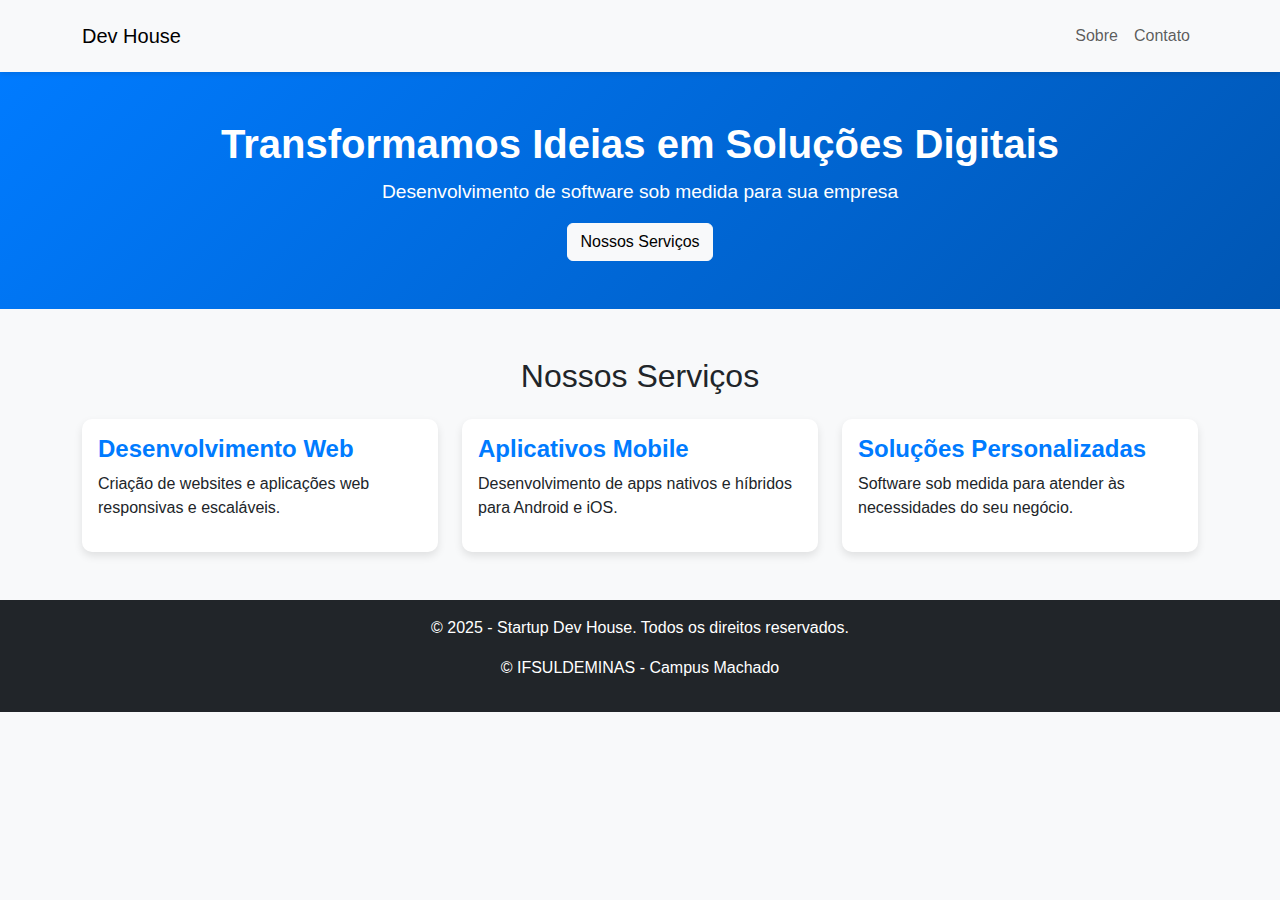
<file: index.html>
<!DOCTYPE html>
<html lang="pt-br">
<head>
    <meta charset="UTF-8">
    <meta name="viewport" content="width=device-width, initial-scale=1">
    <title>Dev House</title>
    <link href="https://cdn.jsdelivr.net/npm/bootstrap@5.3.0/dist/css/bootstrap.min.css" rel="stylesheet">
    <link rel="stylesheet" href="styles.css">
</head>
<body>
    <nav class="navbar navbar-expand-lg navbar-light bg-light">
        <div class="container">
            <a class="navbar-brand" href="#">Dev House</a>
            <button class="navbar-toggler" type="button" data-bs-toggle="collapse" data-bs-target="#navbarNav">
                <span class="navbar-toggler-icon"></span>
            </button>
            <div class="collapse navbar-collapse" id="navbarNav">
                <ul class="navbar-nav ms-auto">
                    <li class="nav-item"><a class="nav-link" href="sobre.html">Sobre</a></li>
                    <li class="nav-item"><a class="nav-link" href="contato.html">Contato</a></li>
                </ul>
            </div>
        </div>
    </nav>
    
    <header class="bg-primary text-white text-center py-5">
        <div class="container">
            <h1>Transformamos Ideias em Soluções Digitais</h1>
            <p>Desenvolvimento de software sob medida para sua empresa</p>
            <a href="#servicos" class="btn btn-light">Nossos Serviços</a>
        </div>
    </header>
    
    <section id="servicos" class="container my-5">
        <h2 class="text-center">Nossos Serviços</h2>
        <div class="row mt-4">
            <div class="col-md-4">
                <div class="card p-3">
                    <h4>Desenvolvimento Web</h4>
                    <p>Criação de websites e aplicações web responsivas e escaláveis.</p>
                </div>
            </div>
            <div class="col-md-4">
                <div class="card p-3">
                    <h4>Aplicativos Mobile</h4>
                    <p>Desenvolvimento de apps nativos e híbridos para Android e iOS.</p>
                </div>
            </div>
            <div class="col-md-4">
                <div class="card p-3">
                    <h4>Soluções Personalizadas</h4>
                    <p>Software sob medida para atender às necessidades do seu negócio.</p>
                </div>
            </div>
        </div>
    </section>
    
    <footer class="bg-dark text-white text-center py-3">
        <p>&copy; 2025 - Startup Dev House. Todos os direitos reservados.</p>
        <p>&copy; IFSULDEMINAS - Campus Machado</p>
    </footer>
    
    <script src="https://cdn.jsdelivr.net/npm/bootstrap@5.3.0/dist/js/bootstrap.bundle.min.js"></script>
</body>
</html>
</file>
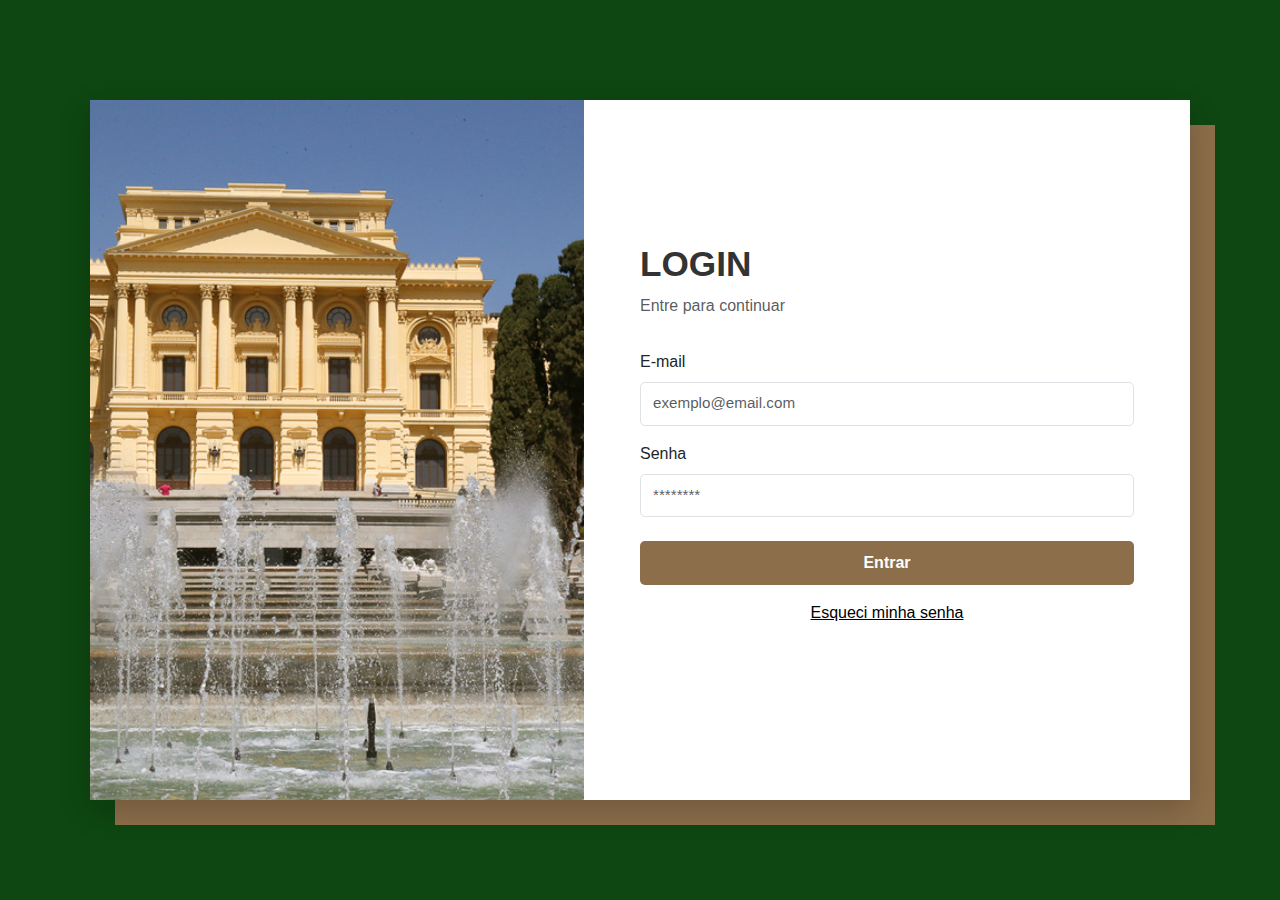
<file: template/login.html>
<!DOCTYPE html>
<html lang="pt-br">
<head>
  <meta charset="UTF-8" />
  <meta name="viewport" content="width=device-width, initial-scale=1.0"/>
  <title>Login - Museu</title>
  <link href="https://cdn.jsdelivr.net/npm/bootstrap@5.3.3/dist/css/bootstrap.min.css" rel="stylesheet" />
  <link rel="stylesheet" href="/static/css/estiloLogin.css">
</head>
<body>
    <div class="page-container">
        <div class="login-wrapper">
            <div class="login-content">
                <div class="left-box">
                    
                </div>
                <div class="right-box">
                    <h2>LOGIN</h2>
                    <p class="text-muted">Entre para continuar</p>
                    <form>
                        <div class="mb-3">
                            <label for="email" class="form-label">E-mail</label>
                            <input type="email" class="form-control" id="email" placeholder="exemplo@email.com">
                        </div>
                        <div class="mb-4">
                            <label for="senha" class="form-label">Senha</label>
                            <input type="password" class="form-control" id="senha" placeholder="********">
                        </div>
                        <div class="d-grid">
                            <button class="btn btn-success" type="button" onclick="redirectToPage()">Entrar</button>
                        </div>
                        <p class="text-center mt-3"><a href="#" class="text-black">Esqueci minha senha</a></p>
                    </form>
                </div>
            </div>
        </div>
    </div>
    <script>
        function redirectToPage() {
          window.location.href = '/template/gerencia.html';
        }
      </script>
</body>
</html>
</file>
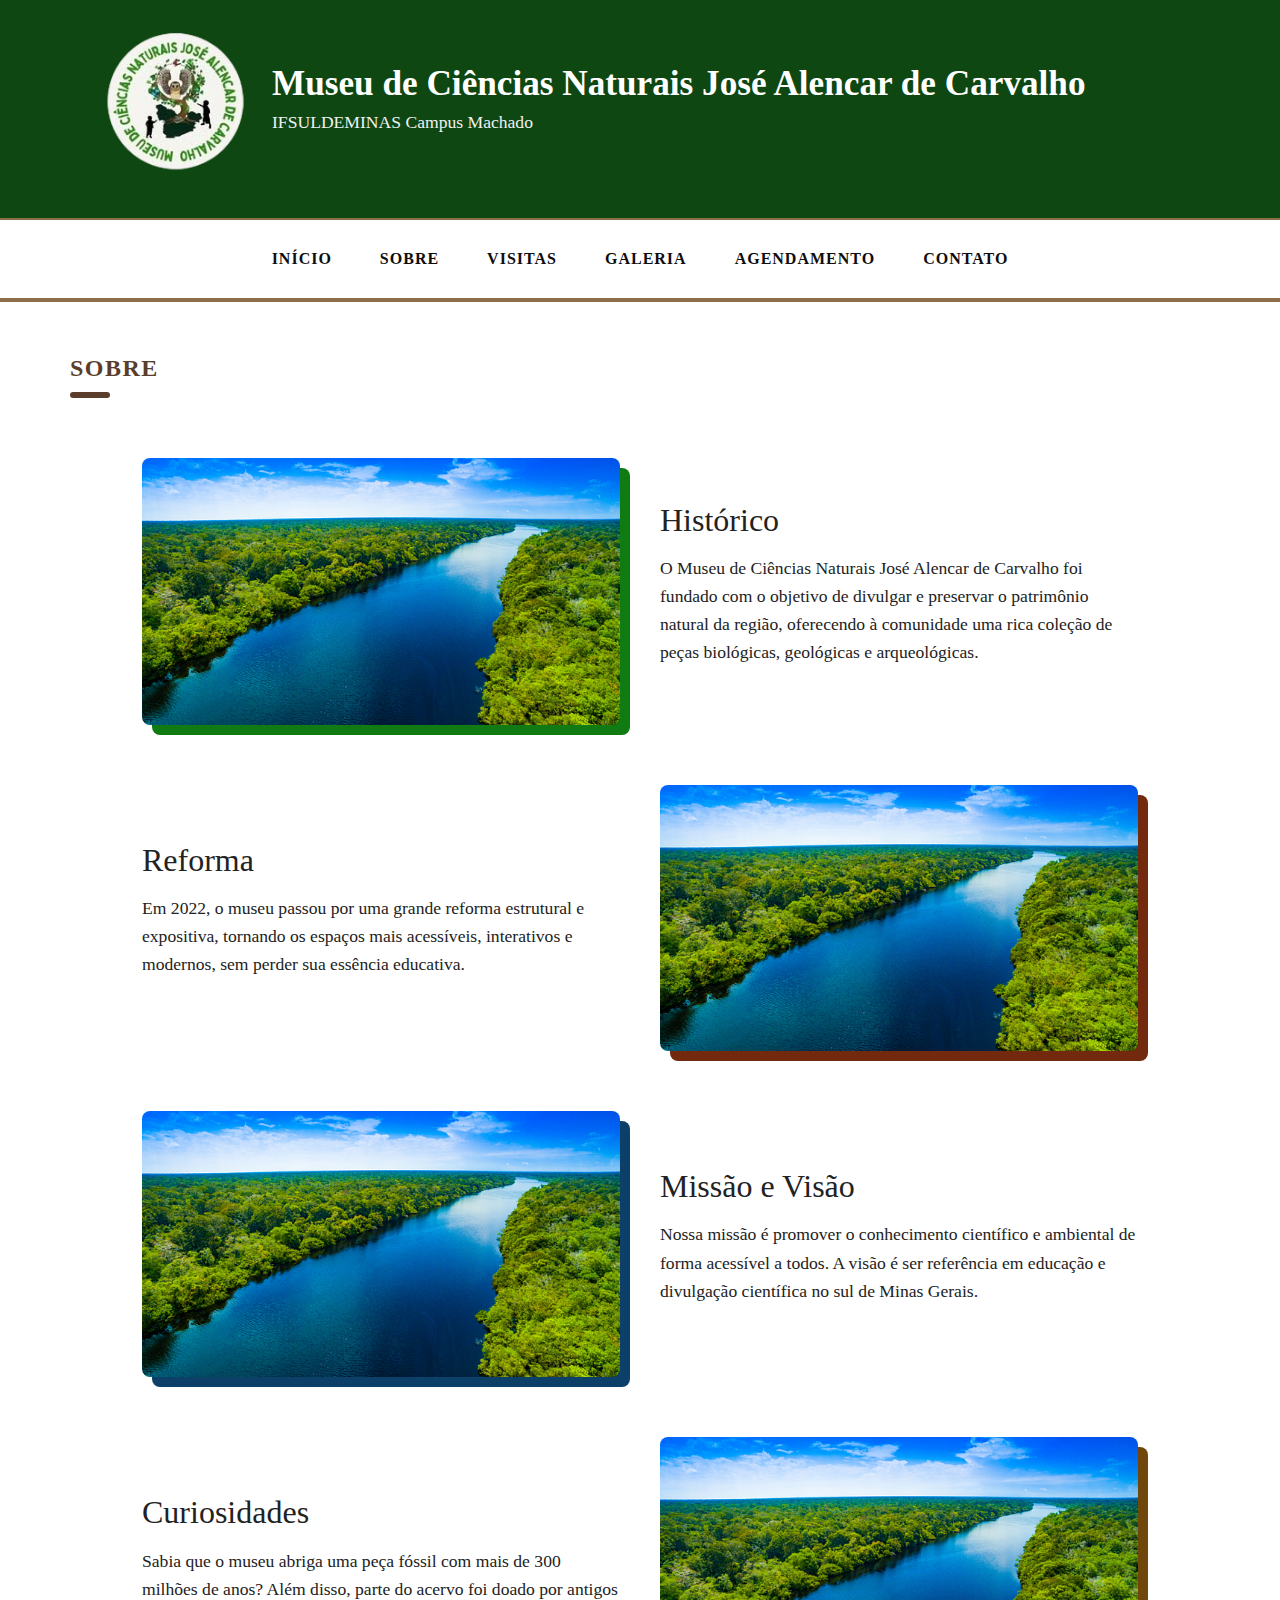
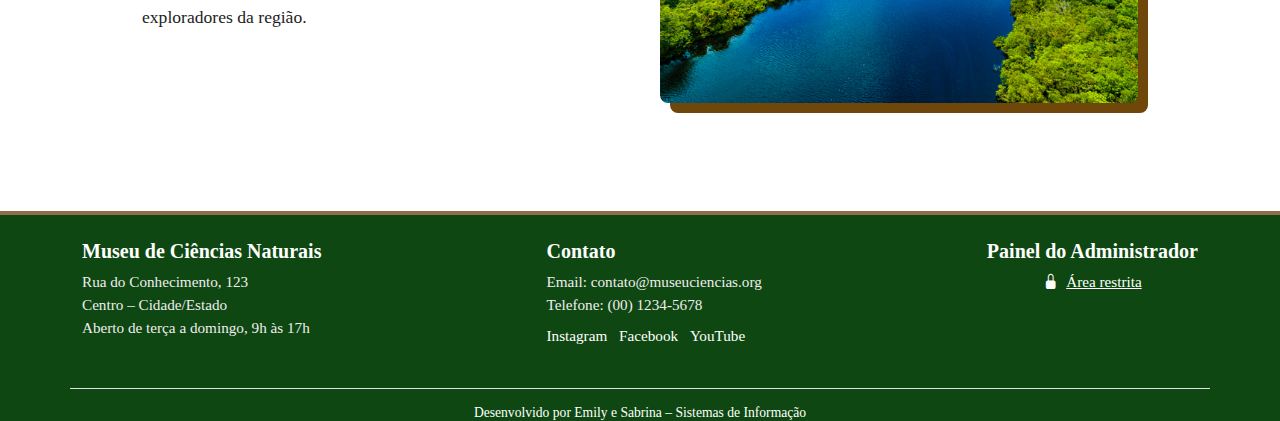
<file: template/sobre.html>
<!DOCTYPE html>
<html lang="pt-br">
<head>
    <meta charset="UTF-8" />
    <meta name="viewport" content="width=device-width, initial-scale=1.0"/>
    <title>Sobre - Museu de Ciências</title>
    <link href="https://cdn.jsdelivr.net/npm/bootstrap@5.3.3/dist/css/bootstrap.min.css" rel="stylesheet">
    <link href="https://cdn.jsdelivr.net/npm/bootstrap-icons@1.10.5/font/bootstrap-icons.css" rel="stylesheet">
    <link rel="stylesheet" href="/static/css/estiloGeral.css">
    <link rel="stylesheet" href="/static/css/estiloSobre.css">
</head>
<body>

    <header class="custom-header">
        <div class="container py-4">
            <div class="row align-items-center">
                <div class="col-md-2 text-center text-md-start">
                    <img src="/static/assets/logo.png" alt="Logo do Museu" class="logo-museu">
                </div>
                <div class="col-md-10 text-center text-md-start">
                    <h1 class="nome-museu mb-1">Museu de Ciências Naturais José Alencar de Carvalho</h1>
                    <p class="slogan-museu mb-0">IFSULDEMINAS Campus Machado</p>
                </div>
            </div>
        </div>
      
        <div class="green-space"></div>
      
        <nav class="custom-navbar">
            <div class="container d-flex justify-content-center flex-wrap gap-3">
                <a href="/index.html" class="nav-link-custom">INÍCIO</a>
                <a href="/template/sobre.html" class="nav-link-custom">SOBRE</a>
                <a href="/template/visitas.html" class="nav-link-custom">VISITAS</a>
                <a href="/template/galeria.html" class="nav-link-custom">GALERIA</a>
                <a href="/template/agendamento.html" class="nav-link-custom">AGENDAMENTO</a>
                <a href="/template/contato.html" class="nav-link-custom">CONTATO</a>
            </div>
        </nav>
    </header>

    <main class="container my-5 position-relative pt-5">
        <div class="section-label">
          SOBRE
          <div class="underline"></div>
        </div>
      
        <section class="sobre-grid">
            <!-- Histórico -->
            <div class="item imagem fundo-verde">
              <img src="/imagens/temporaria.png" alt="Histórico do museu">
            </div>
            <div class="item texto">
              <h2>Histórico</h2>
              <p>O Museu de Ciências Naturais José Alencar de Carvalho foi fundado com o objetivo de divulgar e preservar o patrimônio natural da região, oferecendo à comunidade uma rica coleção de peças biológicas, geológicas e arqueológicas.</p>
            </div>
        
            <!-- Reforma -->
            <div class="item texto">
              <h2>Reforma</h2>
              <p>Em 2022, o museu passou por uma grande reforma estrutural e expositiva, tornando os espaços mais acessíveis, interativos e modernos, sem perder sua essência educativa.</p>
            </div>
            <div class="item imagem fundo-marrom">
              <img src="/imagens/temporaria.png" alt="Reforma do museu">
            </div>
        
            <!-- Missão e Visão -->
            <div class="item imagem fundo-azul">
              <img src="/imagens/temporaria.png" alt="Missão e visão do museu">
            </div>
            <div class="item texto">
              <h2>Missão e Visão</h2>
              <p>Nossa missão é promover o conhecimento científico e ambiental de forma acessível a todos. A visão é ser referência em educação e divulgação científica no sul de Minas Gerais.</p>
            </div>
        
            <!-- Curiosidades -->
            <div class="item texto">
              <h2>Curiosidades</h2>
              <p>Sabia que o museu abriga uma peça fóssil com mais de 300 milhões de anos? Além disso, parte do acervo foi doado por antigos exploradores da região.</p>
            </div>
            <div class="item imagem fundo-laranja">
              <img src="/imagens/temporaria.png" alt="Curiosidades do museu">
            </div>
          </section>
          
    </main>
 
    <footer class="custom-footer mt-5">
        <div class="container py-4 d-flex flex-column flex-md-row justify-content-between">
            <div class="footer-left">
                <h5>Museu de Ciências Naturais</h5>
                <p>Rua do Conhecimento, 123<br>Centro – Cidade/Estado<br>Aberto de terça a domingo, 9h às 17h</p>
            </div>
        
            <div class="footer-right">
                <h5>Contato</h5>
                <p>Email: contato@museuciencias.org<br>Telefone: (00) 1234-5678</p>
                <div class="social-icons mt-2">
                <a href="#" class="me-2">Instagram</a>
                <a href="#" class="me-2">Facebook</a>
                <a href="#">YouTube</a>
                </div>
            </div>

            <div class="footer-center text-md-center mt-4 mt-md-0">
                <h5>Painel do Administrador</h5>
                <a  class="text-white" href="login.html"><i class="bi bi-lock-fill me-2"></i>Área restrita</a>
            </div>
        </div>
        <div class="container text-center border-top pt-3 mt-3">
            <h6 class="mb-0">Desenvolvido por Emily e Sabrina – Sistemas de Informação</h6>
        </div>
    </footer>
  
</body>
</html>
</file>
<file: styles.css>
* {
    margin: 0;
    padding: 0;
    box-sizing: border-box;
    font-family: Arial, sans-serif;
}

body {
    background-color: #f8f9fa;
}


.navbar {
    padding: 1rem;
    box-shadow: 0 2px 5px rgba(0, 0, 0, 0.1);
}


header {
    background: linear-gradient(135deg, #007bff, #0056b3);
}

header h1 {
    font-size: 2.5rem;
    font-weight: bold;
}

header p {
    font-size: 1.2rem;
    margin-top: 10px;
}


.card {
    border: none;
    border-radius: 10px;
    box-shadow: 0 4px 8px rgba(0, 0, 0, 0.1);
    transition: transform 0.3s ease-in-out;
}

.card:hover {
    transform: scale(1.05);
}

.card h4 {
    color: #007bff;
    font-weight: bold;
}


footer {
    margin-top: 30px;
}
</file>
<file: static/css/estiloLogin.css>
body {
    margin: 0;
    font-family: 'Poppins', sans-serif;
  }
  
  .page-container {
    min-height: 100vh;
    display: flex;
    justify-content: center;
    align-items: center;
    background: #0e4711;
  }
  
  .login-wrapper {
    position: relative;
    width: 95%;
    max-width: 1100px;
    height: 700px;
  }
  
  .login-wrapper::before {
    content: '';
    position: absolute;
    top: 25px;
    left: 25px;
    width: 100%;
    height: 100%;
    background-color: #8c6e4a;
    z-index: 0;
  }
  
  .login-content {
    position: relative;
    display: flex;
    height: 100%;
    z-index: 1;
    box-shadow: 0 10px 30px rgba(0, 0, 0, 0.2);
  }
  
  .left-box {
    flex: 1;
    background-image: url('/static/imagens/teste.jpg');
    background-size: cover;
    background-position: center;
  }
  
  .right-box {
    flex: 1;
    background-color: #ffffff;
    padding: 3.5rem;
    display: flex;
    flex-direction: column;
    justify-content: center;
  }
  
  .right-box h2 {
    font-weight: 600;
    color: #333;
    font-size: 2.2rem;
  }
  
  .right-box p {
    margin-bottom: 2rem;
    font-size: 1rem;
    color: #666;
  }
  
  .form-control {
    border-radius: 5px;
    font-size: 0.95rem;
    padding: 0.6rem 0.75rem;
  }
  
  .btn-success {
    background-color: #8c6e4a;
    border: none;
    font-weight: 600;
    padding: 0.6rem;
    border-radius: 5px;
    transition: all 0.3s ease;
  }
  
  .btn-success:hover {
    background-color: #3d6341;
  }
  
  a {
    color: #3d6341;
  }
</file>
<file: static/css/estiloGeral.css>
body {
    margin: 0;
    padding: 0;
    font-family: "Poppins";
    background-color: #fff;
    color: #222;
}

.custom-header {
    background-color: #0e4711;
    color: white;
    border-bottom: 4px solid #8c6e4a;
    position: relative;
  }
  
  .logo-museu {
    max-height: 150px;
  }
  
  .nome-museu {
    font-weight: 800;
    font-size: 2.2rem;
    color: #fff;
    max-width: 100%;
  }
  
  .slogan-museu {
    font-size: 1.1rem;
    color: #f1f1f1;
  }
  
  .green-space {
    height: 30px;
    background-color: #0e4711;
  }
  
  .custom-navbar {
    background-color: #ffffff;
    padding: 1.2rem 0;
    border-top: 2px solid #8c6e4a;
    margin-top: -10px;
  }
  
  .nav-link-custom {
    color: #0e0d0d;
    font-weight: 600;
    letter-spacing: 1px;
    text-decoration: none;
    padding: 0.5rem 1rem;
    transition: color 0.3s, border-bottom 0.3s;
    text-transform: uppercase;
  }
  
  .nav-link-custom:hover {
    color: #4b774d;
    border-bottom: 2px solid #4b774d;
  }
  
.custom-footer {
    background-color: #0e4711;
    color: #eee;
    border-top: 4px solid #8c6e4a;
    font-size: 0.95rem;
}
  
.custom-footer h5 {
    color: #fff;
    font-weight: bold;
    margin-bottom: 0.5rem;
}

.custom-footer p {
    margin: 0;
    line-height: 1.5;
}

.footer-left,
.footer-right {
    max-width: 48%;
}

.social-icons a {
    color: #fff;
    text-decoration: none;
    font-weight: 500;
    transition: color 0.3s;
}

.social-icons a:hover {
    color: #111;
}

.custom-footer h6 {
    color: #fff;
    font-size: 0.85rem;
}

.footer-center {
    color: #fff;
}
  
.footer-center i {
    color: #fff;
}

.section-label {
    position: absolute;
    top: 0;
    left: 0;
    color: #5a3e2b; 
    font-weight: bold;
    letter-spacing: 1.5px;
    font-size: 1.5rem;
    text-transform: uppercase;
    
  }
  
  .section-label .underline {
    width: 40px;
    height: 6px;
    background-color: #5a3e2b; 
    margin-top: 6px;
    border-radius: 3px;
  }
</file>
<file: static/css/estiloSobre.css>
.sobre-grid {
    display: grid;
    grid-template-columns: 1fr 1fr;
    grid-template-rows: repeat(4, auto);
    gap: 60px 40px;
    padding: 60px;
  }
  
  .item {
    display: flex;
    flex-direction: column;
    justify-content: center;
    position: relative;
    z-index: 1;
  }
  
  .item.texto h2 {
    font-size: 2rem;
    margin-bottom: 15px;
  }
  
  .item.texto p {
    font-size: 1.1rem;
    line-height: 1.6;
  }
  
  .item.imagem {
    position: relative;
    z-index: 1;
  }
  
  .item.imagem img {
    display: block;
    width: 100%;
    height: auto;
    object-fit: cover;
    border-radius: 8px;
    position: relative;
    z-index: 2;
  }
  
  /* Moldura atrás da imagem */
  .item.imagem::before {
    content: '';
    position: absolute;
    top: 10px;
    left: 10px;
    width: 100%;
    height: 100%;
    border-radius: 8px;
    z-index: 1;
  }
  
  /* Cores de fundo para cada moldura */
  .fundo-verde::before {
    background-color: #107a13;
  }
  .fundo-marrom::before {
    background-color: #72290e;
  }
  .fundo-azul::before {
    background-color: #0d4069;
  }
  .fundo-laranja::before {
    background-color: #70470a;
  }
</file>
